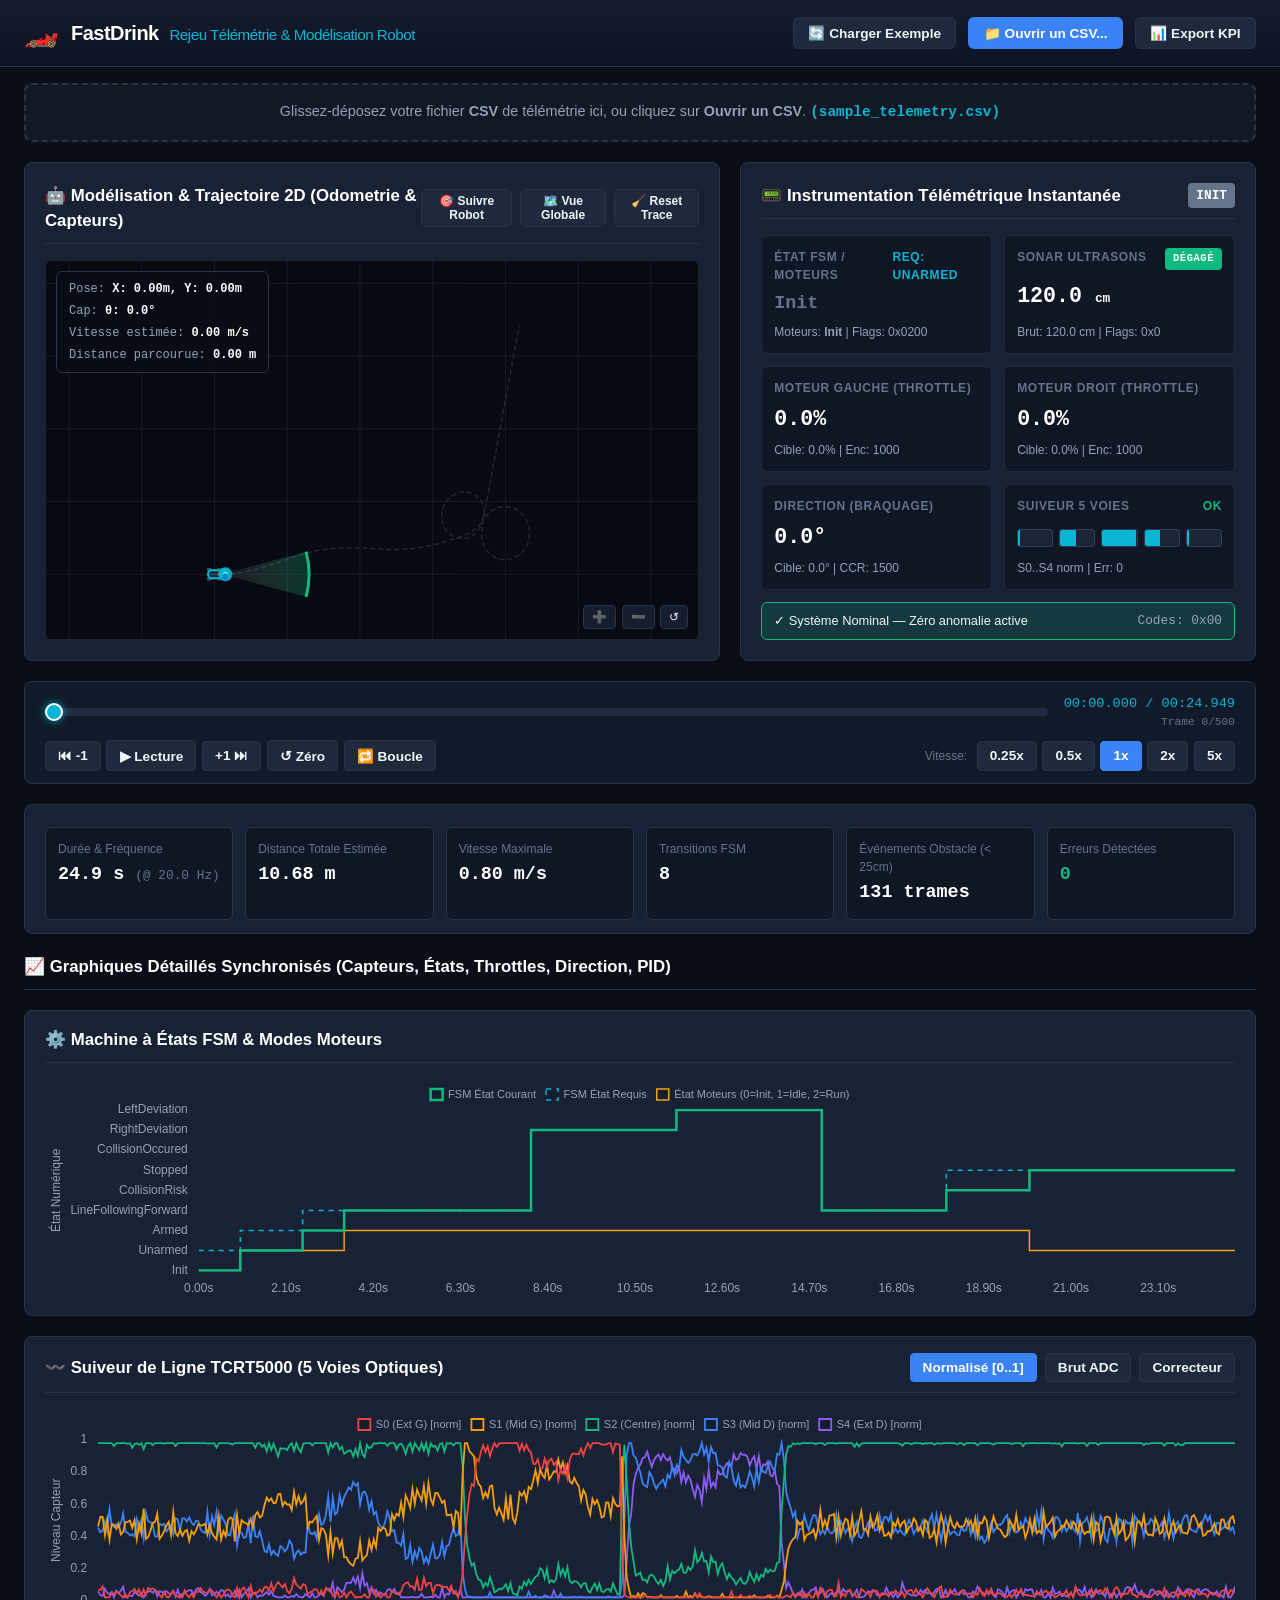
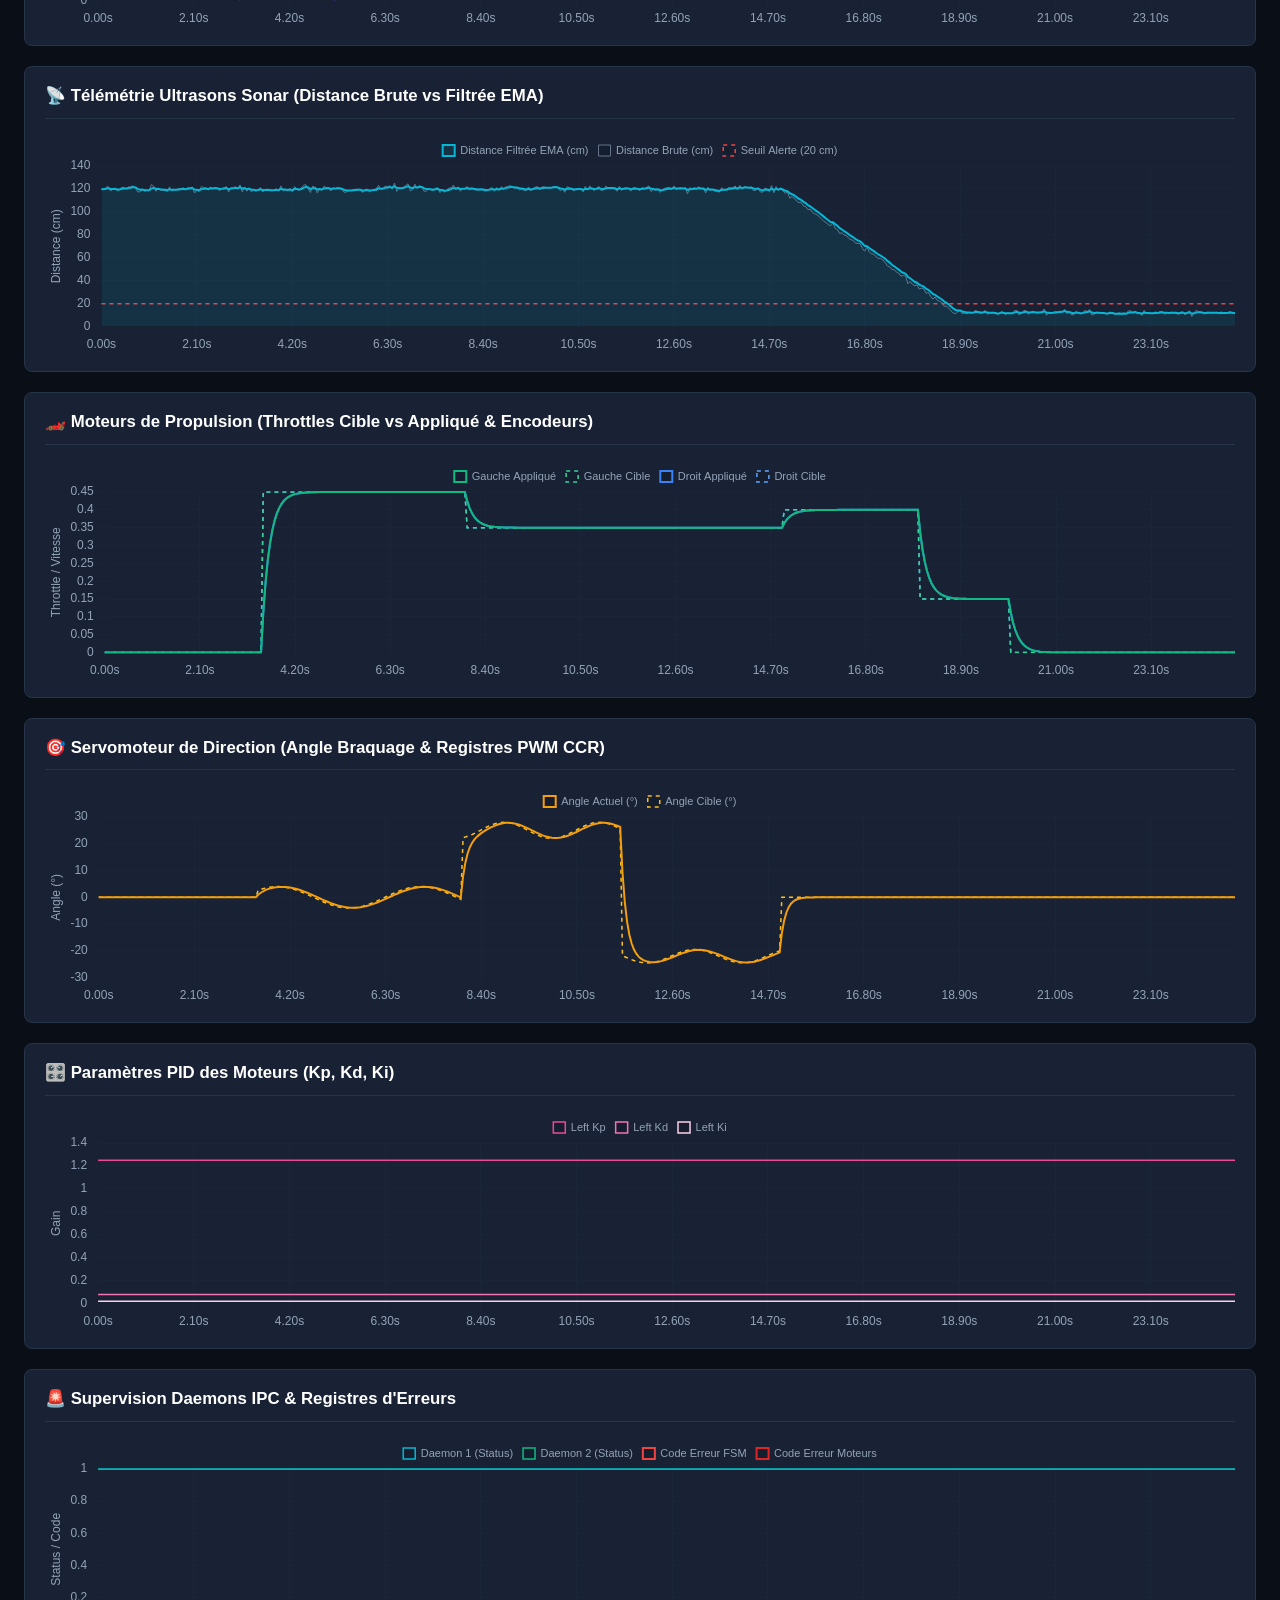
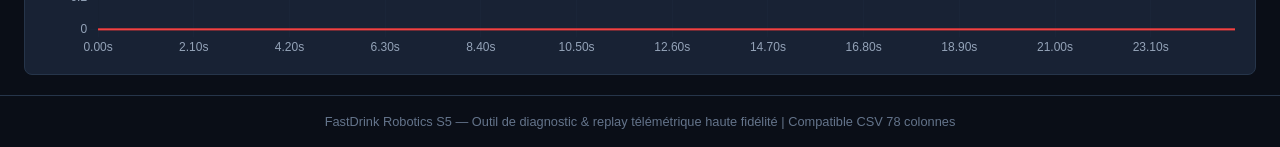
<file: tools/csvReader/index.html>
<!DOCTYPE html>
<html lang="fr">
<head>
    <meta charset="UTF-8">
    <meta name="viewport" content="width=device-width, initial-scale=1.0">
    <title>FastDrink — Visualiseur & Rejeu Télémétrie Robot PiCar-S</title>
    <link rel="stylesheet" href="style.css">
    <!-- Chart.js local avec fallback CDN -->
    <script src="lib/chart.umd.min.js"></script>
    <script>
        if (typeof Chart === 'undefined') {
            document.write('<script src="https://cdn.jsdelivr.net/npm/chart.js@4.4.2/dist/chart.umd.min.js"><\/script>');
        }
    </script>
</head>
<body>
    <header class="navbar">
        <div class="brand">
            <span class="logo-icon">🏎️</span>
            <h1>FastDrink <span>Rejeu Télémétrie & Modélisation Robot</span></h1>
        </div>
        <div class="nav-actions">
            <button id="btn-load-sample" class="btn btn-secondary">
                🔄 Charger Exemple
            </button>
            <div class="file-input-wrapper">
                <button class="btn btn-primary">
                    📁 Ouvrir un CSV...
                </button>
                <input type="file" id="csv-file-input" accept=".csv,text/csv">
            </div>
            <button id="btn-export-kpi" class="btn btn-secondary" title="Exporter rapport CSV des KPI">
                📊 Export KPI
            </button>
        </div>
    </header>

    <!-- Zone Drag & Drop -->
    <div id="drop-zone" class="drop-zone">
        <p>Glissez-déposez votre fichier <b>CSV</b> de télémétrie ici, ou cliquez sur <b>Ouvrir un CSV</b>.
        <span id="current-filename" class="filename-highlight"></span></p>
    </div>

    <main class="dashboard-container">
        <!-- 1. PARTIE HAUTE : MODÉLISATION 2D DU ROBOT + HUD LIVE -->
        <div class="top-section-grid">
            <!-- Canvas Modélisation 2D Robot -->
            <div class="card">
                <div class="card-header">
                    <h2>🤖 Modélisation & Trajectoire 2D (Odometrie & Capteurs)</h2>
                    <div class="card-tools">
                        <button id="btn-cam-follow" class="btn btn-secondary" style="padding: 0.25rem 0.5rem; font-size: 0.75rem;">
                            🎯 Suivre Robot
                        </button>
                        <button id="btn-cam-fit" class="btn btn-secondary" style="padding: 0.25rem 0.5rem; font-size: 0.75rem;">
                            🗺️ Vue Globale
                        </button>
                        <button id="btn-clear-trail" class="btn btn-secondary" style="padding: 0.25rem 0.5rem; font-size: 0.75rem;">
                            🧹 Reset Trace
                        </button>
                    </div>
                </div>

                <div class="canvas-wrapper">
                    <canvas id="robot-canvas"></canvas>
                    <div class="canvas-overlay-hud">
                        <span>Pose: <b>X: <span id="hud-x">0.00</span>m, Y: <span id="hud-y">0.00</span>m</b></span>
                        <span>Cap: <b>θ: <span id="hud-heading">0.0</span>°</b></span>
                        <span>Vitesse estimée: <b><span id="hud-vel">0.00</span> m/s</b></span>
                        <span>Distance parcourue: <b><span id="hud-dist">0.00</span> m</b></span>
                    </div>
                    <div class="canvas-controls-bar">
                        <button id="btn-zoom-in" class="canvas-btn-mini">➕</button>
                        <button id="btn-zoom-out" class="canvas-btn-mini">➖</button>
                        <button id="btn-zoom-reset" class="canvas-btn-mini">↺</button>
                    </div>
                </div>
            </div>

            <!-- HUD Télémétrie Temps Réel de la Trame Sélectionnée -->
            <div class="card">
                <div class="card-header">
                    <h2>📟 Instrumentation Télémétrique Instantanée</h2>
                    <span id="live-fsm-badge" class="state-badge">INIT</span>
                </div>

                <div class="hud-metrics-grid">
                    <!-- FSM & Moteurs -->
                    <div class="metric-box">
                        <div class="metric-title">
                            <span>État FSM / Moteurs</span>
                            <span id="fsm-req-text" style="color: var(--accent-cyan);">Req: --</span>
                        </div>
                        <div class="metric-val" id="hud-fsm-name" style="font-size: 1.15rem; color: var(--accent-green);">Init</div>
                        <div class="metric-sub">Moteurs: <b id="hud-motors-state">Init</b> | Flags: <span id="hud-fsm-flags">0x0000</span></div>
                    </div>

                    <!-- Sonar Distance -->
                    <div class="metric-box">
                        <div class="metric-title">
                            <span>Sonar Ultrasons</span>
                            <span id="sonar-badge" class="state-badge" style="font-size: 0.65rem;">CLEAR</span>
                        </div>
                        <div class="metric-val" id="hud-sonar-val">-- <small style="font-size: 0.8rem;">cm</small></div>
                        <div class="metric-sub">Brut: <span id="hud-sonar-raw">--</span> cm | Flags: <span id="hud-sonar-flags">0x0</span></div>
                    </div>

                    <!-- Moteurs Gauche & Droit -->
                    <div class="metric-box">
                        <div class="metric-title">Moteur Gauche (Throttle)</div>
                        <div class="metric-val" id="hud-motor-l-val">0.0%</div>
                        <div class="metric-sub">Cible: <span id="hud-motor-l-tgt">0.0</span> | Enc: <span id="hud-motor-l-enc">0</span></div>
                    </div>

                    <div class="metric-box">
                        <div class="metric-title">Moteur Droit (Throttle)</div>
                        <div class="metric-val" id="hud-motor-r-val">0.0%</div>
                        <div class="metric-sub">Cible: <span id="hud-motor-r-tgt">0.0</span> | Enc: <span id="hud-motor-r-enc">0</span></div>
                    </div>

                    <!-- Servomoteur Direction -->
                    <div class="metric-box">
                        <div class="metric-title">Direction (Braquage)</div>
                        <div class="metric-val" id="hud-steer-val">0.0°</div>
                        <div class="metric-sub">Cible: <span id="hud-steer-tgt">0.0°</span> | CCR: <span id="hud-steer-ccr">1500</span></div>
                    </div>

                    <!-- Suiveur de Ligne 5 Capteurs -->
                    <div class="metric-box">
                        <div class="metric-title">
                            <span>Suiveur 5 Voies</span>
                            <span id="line-err-badge" style="color: var(--accent-green);">OK</span>
                        </div>
                        <div class="sensor-bar-visual">
                            <div class="sensor-bar-item" title="S0 (Ext. Gauche)"><div class="sensor-fill" id="sfill-0"></div></div>
                            <div class="sensor-bar-item" title="S1 (Mid Gauche)"><div class="sensor-fill" id="sfill-1"></div></div>
                            <div class="sensor-bar-item" title="S2 (Centre)"><div class="sensor-fill" id="sfill-2"></div></div>
                            <div class="sensor-bar-item" title="S3 (Mid Droit)"><div class="sensor-fill" id="sfill-3"></div></div>
                            <div class="sensor-bar-item" title="S4 (Ext. Droit)"><div class="sensor-fill" id="sfill-4"></div></div>
                        </div>
                        <div class="metric-sub" style="margin-top: 0.3rem;">S0..<span id="line-sensor-summary">S4 norm</span> | Err: <span id="hud-line-err">0</span></div>
                    </div>
                </div>

                <!-- Bannière Santé / Erreurs -->
                <div id="health-banner" style="margin-top: 0.75rem; padding: 0.5rem 0.75rem; border-radius: 6px; background: rgba(16, 185, 129, 0.15); border: 1px solid var(--accent-green); font-size: 0.8rem; display: flex; justify-content: space-between;">
                    <span id="health-text">✓ Aucune anomalie détectée sur cette trame</span>
                    <span id="health-codes" style="font-family: var(--font-mono); color: var(--text-secondary);">Codes: 0x00</span>
                </div>
            </div>
        </div>

        <!-- BARRE DE REJEU & CONTRÔLE CHRONO -->
        <div class="playback-card">
            <div class="timeline-scrubber">
                <input type="range" id="scrubber" class="scrubber-slider" min="0" max="100" value="0" step="1">
                <div class="time-readout">
                    <span id="cur-time">00:00.000</span> / <span id="total-time">00:00.000</span>
                    <div style="font-size: 0.7rem; color: var(--text-muted);">Trame <span id="frame-idx">0</span>/<span id="frame-total">0</span></div>
                </div>
            </div>

            <div class="playback-buttons-row">
                <div class="btn-group">
                    <button id="btn-step-prev" class="btn-ctrl" title="Trame précédente (Touche ←)">⏮ -1</button>
                    <button id="btn-play-pause" class="btn-ctrl btn-success" style="min-width: 90px;" title="Lecture/Pause (Espace)">▶ Lecture</button>
                    <button id="btn-step-next" class="btn-ctrl" title="Trame suivante (Touche →)">+1 ⏭</button>
                    <button id="btn-reset" class="btn-ctrl" title="Remettre à zéro (Touche Début)">↺ Zéro</button>
                    <button id="btn-loop" class="btn-ctrl" title="Répéter en boucle">🔁 Boucle</button>
                </div>

                <div class="btn-group">
                    <span style="font-size: 0.75rem; color: var(--text-muted); margin-right: 0.25rem;">Vitesse:</span>
                    <button class="btn-ctrl speed-btn" data-speed="0.25">0.25x</button>
                    <button class="btn-ctrl speed-btn" data-speed="0.5">0.5x</button>
                    <button class="btn-ctrl speed-btn active" data-speed="1.0">1x</button>
                    <button class="btn-ctrl speed-btn" data-speed="2.0">2x</button>
                    <button class="btn-ctrl speed-btn" data-speed="5.0">5x</button>
                </div>
            </div>
        </div>

        <!-- RÉCAPITULATIF STATISTIQUE GLOBAL -->
        <div class="card" style="padding: 0.85rem 1.25rem;">
            <div class="summary-stats-grid">
                <div class="stat-item">
                    <div class="label">Durée & Fréquence</div>
                    <div class="value" id="kpi-duration">0.0 s <small style="font-size: 0.8rem; font-weight: normal; color: var(--text-muted);">(@ 0 Hz)</small></div>
                </div>
                <div class="stat-item">
                    <div class="label">Distance Totale Estimée</div>
                    <div class="value" id="kpi-distance">0.00 m</div>
                </div>
                <div class="stat-item">
                    <div class="label">Vitesse Maximale</div>
                    <div class="value" id="kpi-max-speed">0.00 m/s</div>
                </div>
                <div class="stat-item">
                    <div class="label">Transitions FSM</div>
                    <div class="value" id="kpi-transitions">0</div>
                </div>
                <div class="stat-item">
                    <div class="label">Événements Obstacle (< 25cm)</div>
                    <div class="value" id="kpi-obstacles">0 trames</div>
                </div>
                <div class="stat-item">
                    <div class="label">Erreurs Détectées</div>
                    <div class="value" id="kpi-errors" style="color: var(--accent-green);">0</div>
                </div>
            </div>
        </div>

        <!-- 2. PARTIE BASSE : GRAPHIQUES DÉTAILLÉS MULTI-SYSTÈMES -->
        <section class="graphs-section">
            <div class="card-header" style="margin-bottom: 0;">
                <h2>📈 Graphiques Détaillés Synchronisés (Capteurs, États, Throttles, Direction, PID)</h2>
            </div>

            <!-- Graph 1: Machine à États (FSM & Motors) -->
            <div class="graph-card">
                <div class="card-header">
                    <h2>⚙️ Machine à États FSM & Modes Moteurs</h2>
                </div>
                <div class="chart-container">
                    <canvas id="chart-fsm"></canvas>
                </div>
            </div>

            <!-- Graph 2: Suiveur de ligne 5 voies -->
            <div class="graph-card">
                <div class="card-header">
                    <h2>〰️ Suiveur de Ligne TCRT5000 (5 Voies Optiques)</h2>
                    <div class="card-tools">
                        <button class="btn-ctrl active line-mode-btn" data-mode="norm">Normalisé [0..1]</button>
                        <button class="btn-ctrl line-mode-btn" data-mode="raw">Brut ADC</button>
                        <button class="btn-ctrl line-mode-btn" data-mode="corr">Correcteur</button>
                    </div>
                </div>
                <div class="chart-container">
                    <canvas id="chart-line"></canvas>
                </div>
            </div>

            <!-- Graph 3: Sonar Ultrason -->
            <div class="graph-card">
                <div class="card-header">
                    <h2>📡 Télémétrie Ultrasons Sonar (Distance Brute vs Filtrée EMA)</h2>
                </div>
                <div class="chart-container">
                    <canvas id="chart-sonar"></canvas>
                </div>
            </div>

            <!-- Graph 4: Moteurs Throttles & Encodeurs -->
            <div class="graph-card">
                <div class="card-header">
                    <h2>🏎️ Moteurs de Propulsion (Throttles Cible vs Appliqué & Encodeurs)</h2>
                </div>
                <div class="chart-container">
                    <canvas id="chart-motors"></canvas>
                </div>
            </div>

            <!-- Graph 5: Servomoteurs Direction & Aux -->
            <div class="graph-card">
                <div class="card-header">
                    <h2>🎯 Servomoteur de Direction (Angle Braquage & Registres PWM CCR)</h2>
                </div>
                <div class="chart-container">
                    <canvas id="chart-steering"></canvas>
                </div>
            </div>

            <!-- Graph 6: Régulateurs PID Moteurs -->
            <div class="graph-card">
                <div class="card-header">
                    <h2>🎛️ Paramètres PID des Moteurs (Kp, Kd, Ki)</h2>
                </div>
                <div class="chart-container">
                    <canvas id="chart-pid"></canvas>
                </div>
            </div>

            <!-- Graph 7: Supervision Daemons IPC & Codes Erreurs -->
            <div class="graph-card">
                <div class="card-header">
                    <h2>🚨 Supervision Daemons IPC & Registres d'Erreurs</h2>
                </div>
                <div class="chart-container">
                    <canvas id="chart-diag"></canvas>
                </div>
            </div>
        </section>
    </main>

    <footer>
        FastDrink Robotics S5 — Outil de diagnostic & replay télémétrique haute fidélité | Compatible CSV 78 colonnes
    </footer>

    <!-- Script logique & Rejeu -->
    <script src="app.js"></script>
</body>
</html>
</file>
<file: tools/csvReader/style.css>
/* ==============================================================================
   FastDrink Telemetry CSV Replay & Robot Modelizer — Style CSS
   ============================================================================== */

:root {
    --bg-primary: #0a0e17;
    --bg-secondary: #111827;
    --bg-card: #182234;
    --bg-card-hover: #1f2d44;
    --border-color: #26354a;
    --text-primary: #f1f5f9;
    --text-secondary: #94a3b8;
    --text-muted: #64748b;
    
    --accent-blue: #3b82f6;
    --accent-cyan: #06b6d4;
    --accent-green: #10b981;
    --accent-yellow: #f59e0b;
    --accent-orange: #f97316;
    --accent-red: #ef4444;
    --accent-purple: #8b5cf6;
    --accent-pink: #ec4899;

    --font-mono: 'JetBrains Mono', 'Fira Code', 'Courier New', monospace;
    --font-sans: 'Inter', -apple-system, BlinkMacSystemFont, 'Segoe UI', Roboto, sans-serif;
}

* {
    box-sizing: border-box;
    margin: 0;
    padding: 0;
}

body {
    background-color: var(--bg-primary);
    color: var(--text-primary);
    font-family: var(--font-sans);
    line-height: 1.5;
    min-height: 100vh;
    display: flex;
    flex-direction: column;
}

/* Header & Navbar */
.navbar {
    display: flex;
    justify-content: space-between;
    align-items: center;
    background: linear-gradient(180deg, #131c2e 0%, #0d1422 100%);
    border-bottom: 1px solid var(--border-color);
    padding: 0.75rem 1.5rem;
    position: sticky;
    top: 0;
    z-index: 100;
}

.brand {
    display: flex;
    align-items: center;
    gap: 0.75rem;
}

.brand .logo-icon {
    font-size: 1.75rem;
}

.brand h1 {
    font-size: 1.25rem;
    font-weight: 700;
    letter-spacing: -0.025em;
    color: #fff;
}

.brand h1 span {
    color: var(--accent-cyan);
    font-weight: 400;
    font-size: 0.95rem;
    margin-left: 0.35rem;
}

.nav-actions {
    display: flex;
    align-items: center;
    gap: 0.75rem;
}

.btn {
    display: inline-flex;
    align-items: center;
    gap: 0.5rem;
    padding: 0.45rem 0.9rem;
    border-radius: 6px;
    font-size: 0.85rem;
    font-weight: 600;
    cursor: pointer;
    border: 1px solid transparent;
    transition: all 0.15s ease-in-out;
}

.btn-primary {
    background: var(--accent-blue);
    color: white;
}
.btn-primary:hover {
    background: #2563eb;
}

.btn-secondary {
    background: #1e293b;
    color: var(--text-primary);
    border-color: var(--border-color);
}
.btn-secondary:hover {
    background: #334155;
}

.btn-success {
    background: var(--accent-green);
    color: white;
}
.btn-success:hover {
    background: #059669;
}

.file-input-wrapper {
    position: relative;
    overflow: hidden;
    display: inline-block;
}
.file-input-wrapper input[type=file] {
    position: absolute;
    left: 0;
    top: 0;
    opacity: 0;
    width: 100%;
    height: 100%;
    cursor: pointer;
}

/* File Drop Banner */
.drop-zone {
    background: rgba(30, 41, 59, 0.4);
    border: 2px dashed var(--border-color);
    border-radius: 8px;
    margin: 1rem 1.5rem 0 1.5rem;
    padding: 1rem;
    text-align: center;
    cursor: pointer;
    transition: all 0.2s ease;
}
.drop-zone.dragover {
    border-color: var(--accent-cyan);
    background: rgba(6, 182, 212, 0.1);
}
.drop-zone p {
    color: var(--text-secondary);
    font-size: 0.9rem;
}
.drop-zone .filename-highlight {
    color: var(--accent-cyan);
    font-family: var(--font-mono);
    font-weight: bold;
}

/* Dashboard Layout */
.dashboard-container {
    display: flex;
    flex-direction: column;
    gap: 1.25rem;
    padding: 1.25rem 1.5rem;
    flex: 1;
}

/* Top Section: Modeliser + Replay HUD */
.top-section-grid {
    display: grid;
    grid-template-columns: 1.35fr 1fr;
    gap: 1.25rem;
}

@media (max-width: 1100px) {
    .top-section-grid {
        grid-template-columns: 1fr;
    }
}

.card {
    background: var(--bg-card);
    border: 1px solid var(--border-color);
    border-radius: 8px;
    padding: 1.25rem;
    box-shadow: 0 4px 6px -1px rgba(0, 0, 0, 0.2);
    display: flex;
    flex-direction: column;
}

.card-header {
    display: flex;
    justify-content: space-between;
    align-items: center;
    margin-bottom: 1rem;
    border-bottom: 1px solid var(--border-color);
    padding-bottom: 0.6rem;
}

.card-header h2 {
    font-size: 1.05rem;
    font-weight: 600;
    color: #fff;
    display: flex;
    align-items: center;
    gap: 0.5rem;
}

.card-tools {
    display: flex;
    gap: 0.5rem;
}

/* Canvas Area */
.canvas-wrapper {
    position: relative;
    width: 100%;
    height: 380px;
    background: #070a10;
    border-radius: 6px;
    border: 1px solid #1c2738;
    overflow: hidden;
}

#robot-canvas {
    width: 100%;
    height: 100%;
    display: block;
    cursor: grab;
}

#robot-canvas:active {
    cursor: grabbing;
}

.canvas-overlay-hud {
    position: absolute;
    top: 10px;
    left: 10px;
    background: rgba(10, 14, 23, 0.75);
    backdrop-filter: blur(4px);
    border: 1px solid var(--border-color);
    border-radius: 6px;
    padding: 0.5rem 0.75rem;
    font-family: var(--font-mono);
    font-size: 0.75rem;
    color: var(--text-secondary);
    display: flex;
    flex-direction: column;
    gap: 0.25rem;
    pointer-events: none;
}

.canvas-overlay-hud span b {
    color: #fff;
}

.canvas-controls-bar {
    position: absolute;
    bottom: 10px;
    right: 10px;
    display: flex;
    gap: 0.35rem;
}

.canvas-btn-mini {
    background: rgba(24, 34, 52, 0.85);
    border: 1px solid var(--border-color);
    color: var(--text-primary);
    border-radius: 4px;
    padding: 0.25rem 0.5rem;
    font-size: 0.75rem;
    cursor: pointer;
}
.canvas-btn-mini:hover {
    background: var(--accent-blue);
    color: white;
}

/* Playback Control Bar */
.playback-card {
    background: #111a28;
    border: 1px solid var(--border-color);
    border-radius: 8px;
    padding: 0.75rem 1.25rem;
    display: flex;
    flex-direction: column;
    gap: 0.6rem;
}

.timeline-scrubber {
    display: flex;
    align-items: center;
    gap: 1rem;
}

.scrubber-slider {
    flex: 1;
    -webkit-appearance: none;
    height: 8px;
    background: #1f2c3f;
    border-radius: 4px;
    outline: none;
    cursor: pointer;
}
.scrubber-slider::-webkit-slider-thumb {
    -webkit-appearance: none;
    width: 18px;
    height: 18px;
    border-radius: 50%;
    background: var(--accent-cyan);
    box-shadow: 0 0 8px rgba(6, 182, 212, 0.8);
    cursor: pointer;
    border: 2px solid white;
}

.time-readout {
    font-family: var(--font-mono);
    font-size: 0.85rem;
    color: var(--accent-cyan);
    min-width: 140px;
    text-align: right;
}

.playback-buttons-row {
    display: flex;
    justify-content: space-between;
    align-items: center;
    flex-wrap: wrap;
    gap: 0.5rem;
}

.btn-group {
    display: flex;
    align-items: center;
    gap: 0.35rem;
}

.btn-ctrl {
    background: #1e293b;
    border: 1px solid var(--border-color);
    color: var(--text-primary);
    padding: 0.4rem 0.75rem;
    border-radius: 4px;
    font-size: 0.85rem;
    font-weight: 600;
    cursor: pointer;
}
.btn-ctrl:hover {
    background: #334155;
}
.btn-ctrl.active {
    background: var(--accent-blue);
    border-color: var(--accent-blue);
    color: white;
}

/* Robot Live Telemetry Overview Cards */
.hud-metrics-grid {
    display: grid;
    grid-template-columns: repeat(2, 1fr);
    gap: 0.75rem;
    flex: 1;
}

.metric-box {
    background: #0f1624;
    border: 1px solid #1e2b3e;
    border-radius: 6px;
    padding: 0.75rem;
    display: flex;
    flex-direction: column;
    justify-content: space-between;
}

.metric-title {
    font-size: 0.75rem;
    text-transform: uppercase;
    letter-spacing: 0.05em;
    color: var(--text-muted);
    font-weight: 600;
    display: flex;
    justify-content: space-between;
}

.metric-val {
    font-family: var(--font-mono);
    font-size: 1.35rem;
    font-weight: 700;
    color: #fff;
    margin: 0.25rem 0;
}

.metric-sub {
    font-size: 0.75rem;
    color: var(--text-secondary);
}

.state-badge {
    display: inline-block;
    padding: 0.2rem 0.5rem;
    border-radius: 4px;
    font-size: 0.8rem;
    font-weight: bold;
    font-family: var(--font-mono);
    background: #334155;
    color: white;
}

/* Sensor Bar representation */
.sensor-bar-visual {
    display: flex;
    gap: 6px;
    margin-top: 0.4rem;
}

.sensor-bar-item {
    flex: 1;
    height: 18px;
    background: #1a2536;
    border-radius: 3px;
    border: 1px solid #2e3e56;
    position: relative;
    overflow: hidden;
}

.sensor-fill {
    height: 100%;
    background: var(--accent-cyan);
    width: 0%;
    transition: width 0.05s linear;
}

/* Graph Section */
.graphs-section {
    display: flex;
    flex-direction: column;
    gap: 1.25rem;
}

.graph-card {
    background: var(--bg-card);
    border: 1px solid var(--border-color);
    border-radius: 8px;
    padding: 1rem 1.25rem;
}

.chart-container {
    position: relative;
    height: 220px;
    width: 100%;
}

.chart-tabs {
    display: flex;
    gap: 0.5rem;
    border-bottom: 1px solid var(--border-color);
    padding-bottom: 0.5rem;
    margin-bottom: 0.75rem;
}

.chart-tab-btn {
    background: transparent;
    border: none;
    color: var(--text-secondary);
    padding: 0.35rem 0.75rem;
    border-radius: 4px;
    font-size: 0.85rem;
    cursor: pointer;
    font-weight: 500;
}
.chart-tab-btn:hover {
    color: #fff;
    background: rgba(255, 255, 255, 0.05);
}
.chart-tab-btn.active {
    color: #fff;
    background: var(--accent-blue);
    font-weight: 600;
}

/* Summary stats table */
.summary-stats-grid {
    display: grid;
    grid-template-columns: repeat(auto-fit, minmax(180px, 1fr));
    gap: 0.75rem;
    margin-top: 0.5rem;
}

.stat-item {
    background: #0f1725;
    border: 1px solid var(--border-color);
    border-radius: 6px;
    padding: 0.75rem;
}
.stat-item .label {
    font-size: 0.75rem;
    color: var(--text-muted);
}
.stat-item .value {
    font-family: var(--font-mono);
    font-size: 1.15rem;
    font-weight: 700;
    color: #fff;
    margin-top: 0.2rem;
}

/* Footer */
footer {
    border-top: 1px solid var(--border-color);
    padding: 1rem 1.5rem;
    text-align: center;
    color: var(--text-muted);
    font-size: 0.8rem;
    margin-top: auto;
}
</file>
